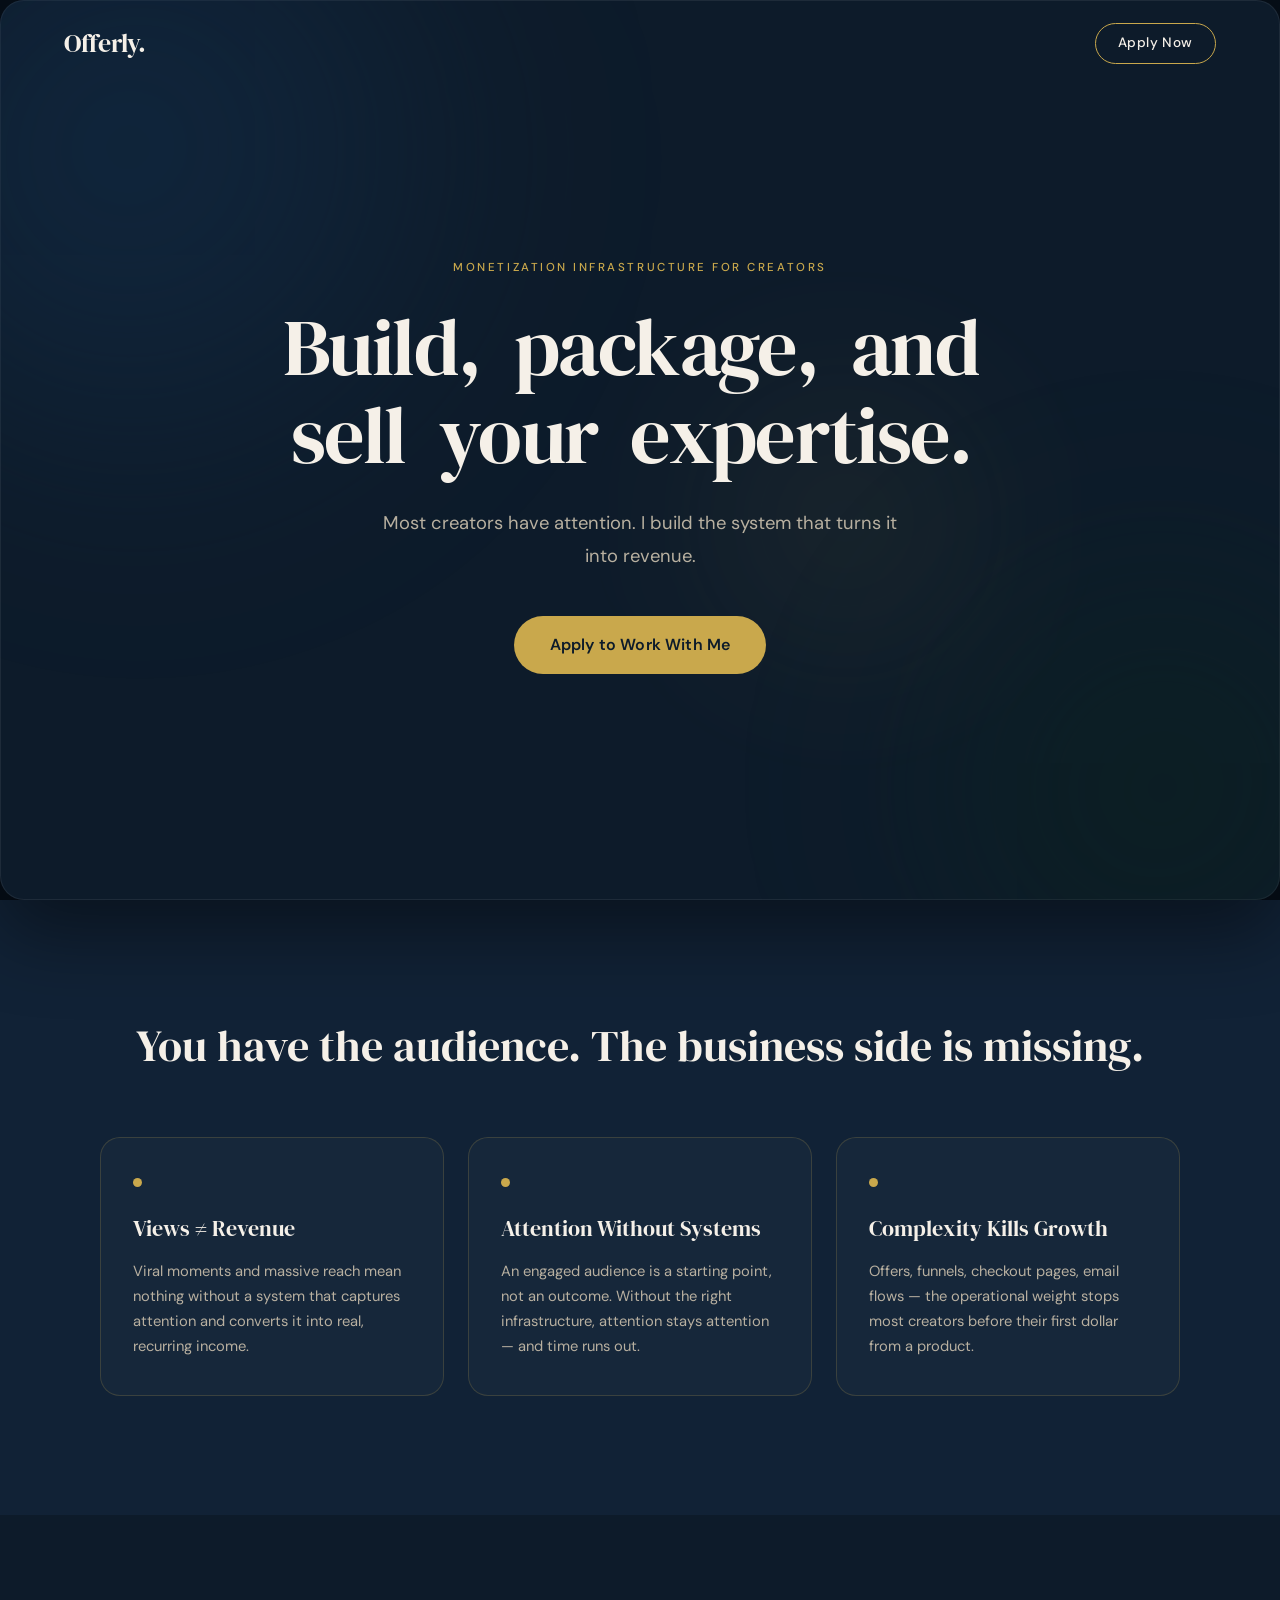
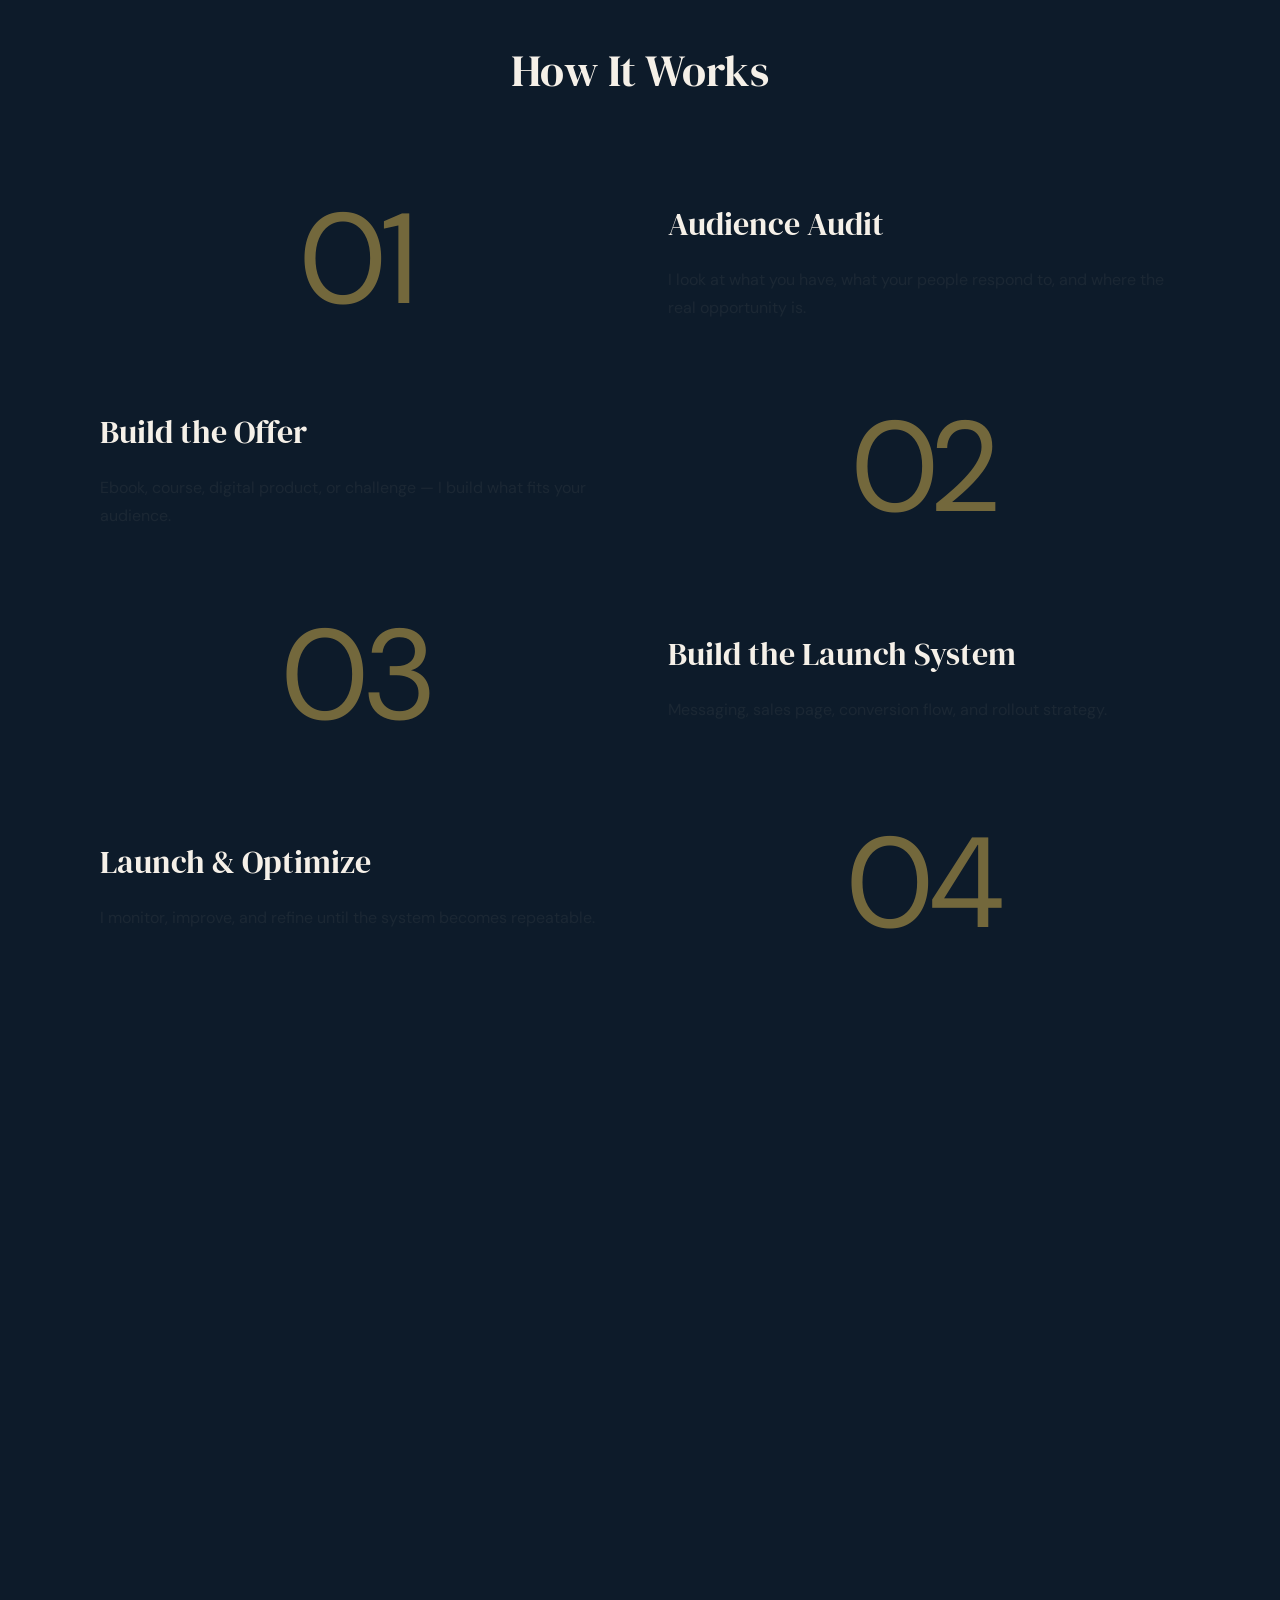
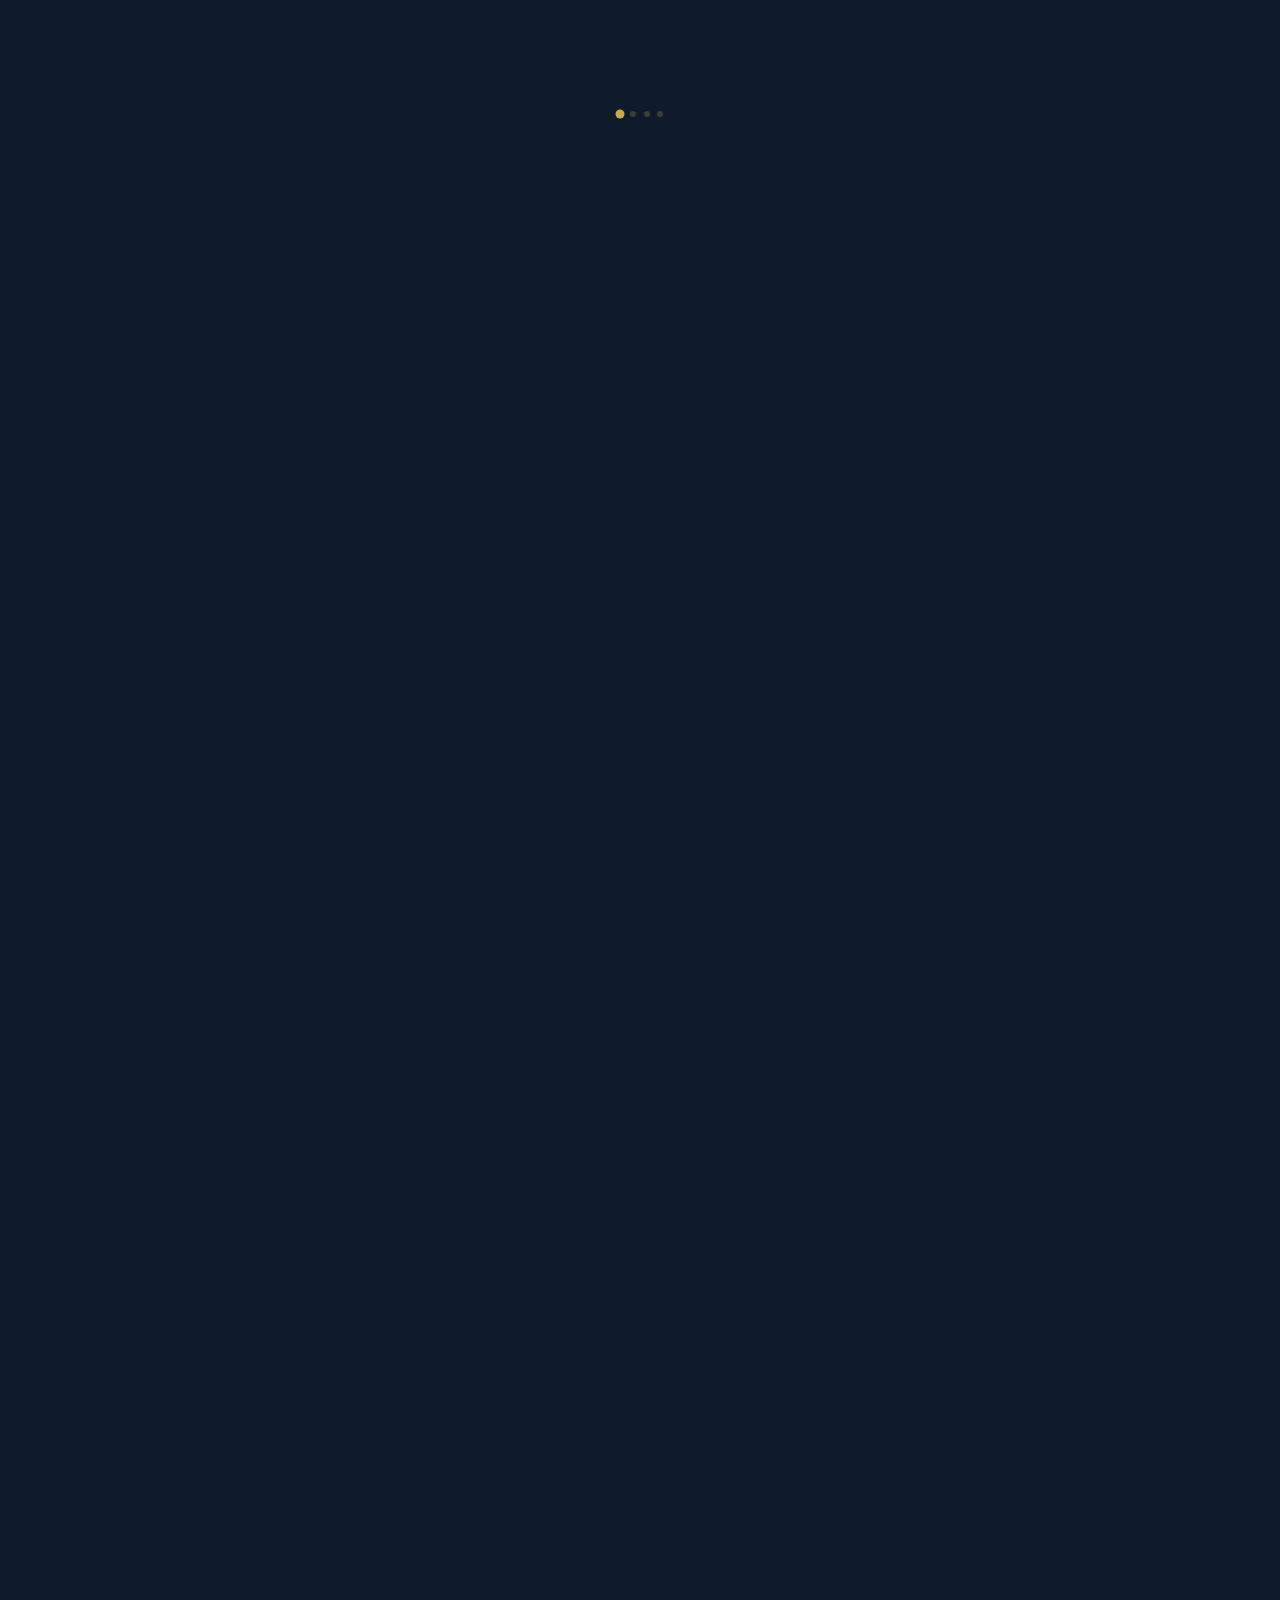
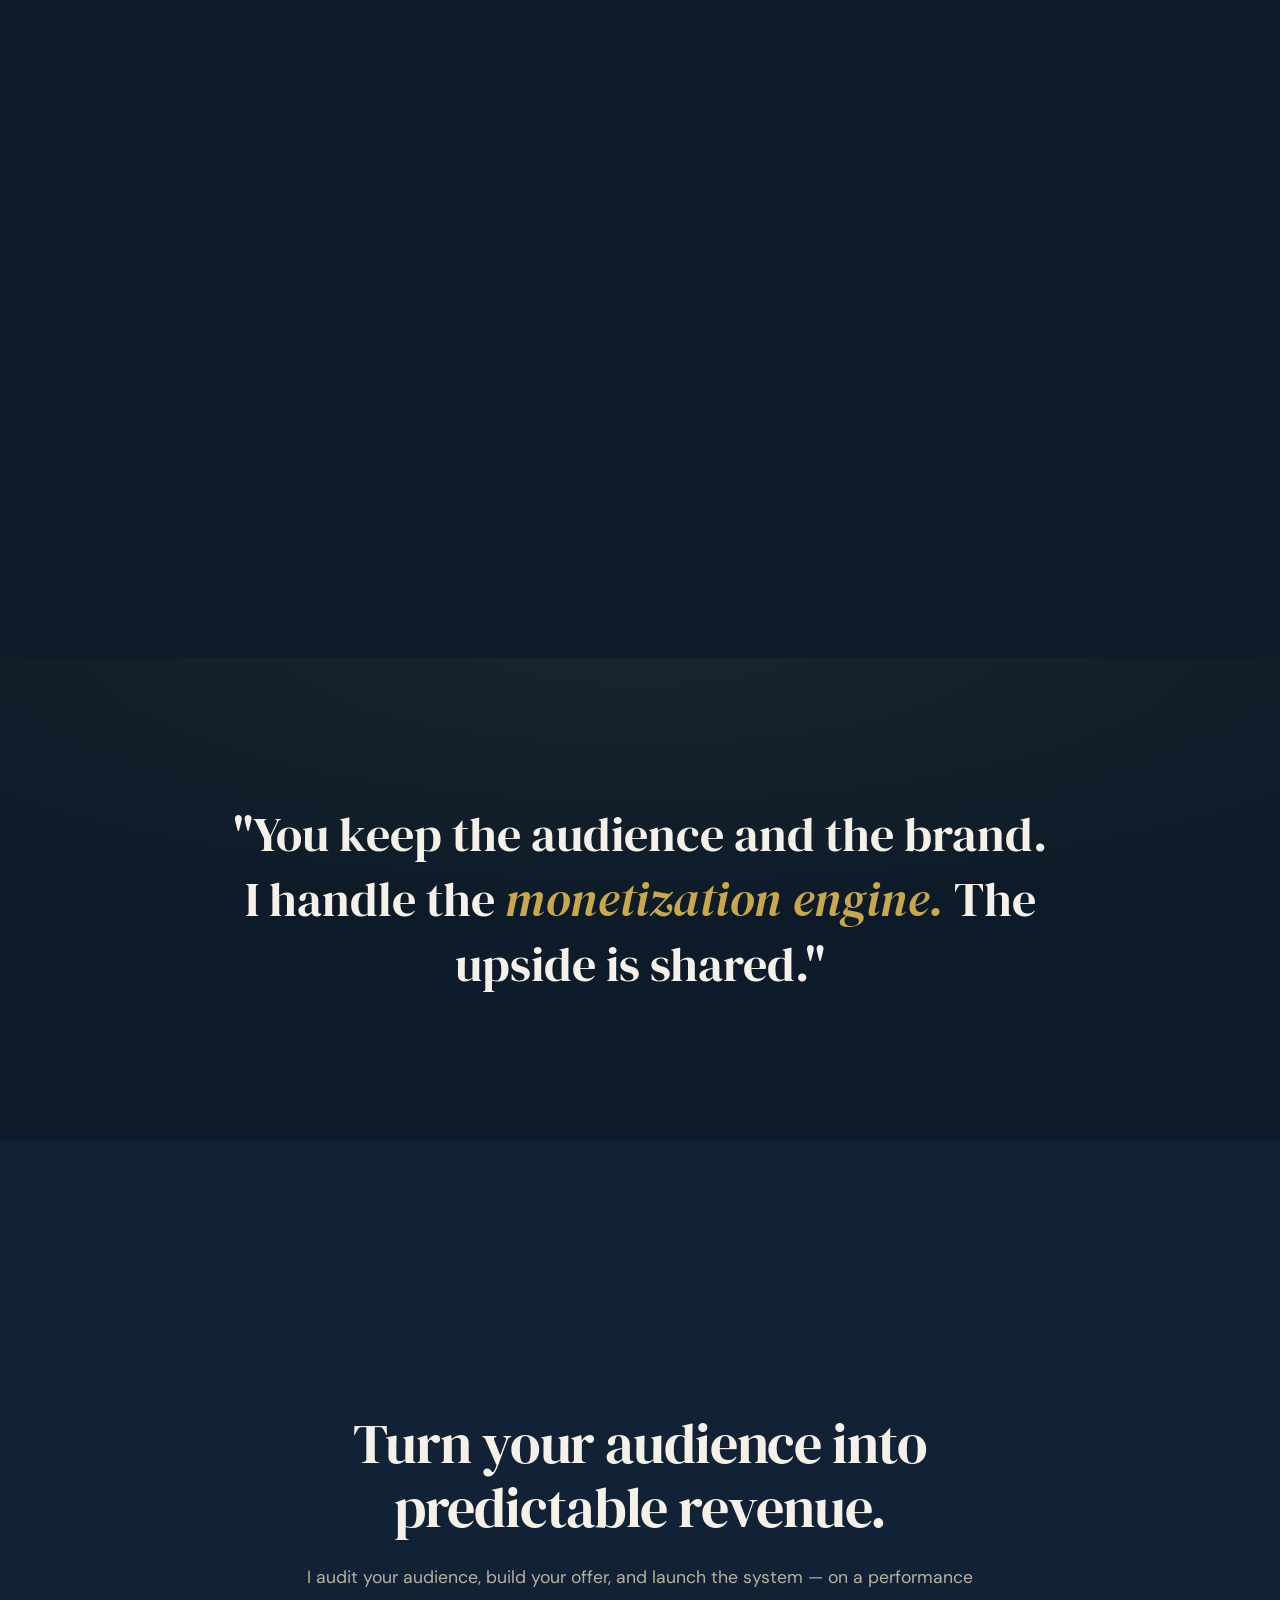
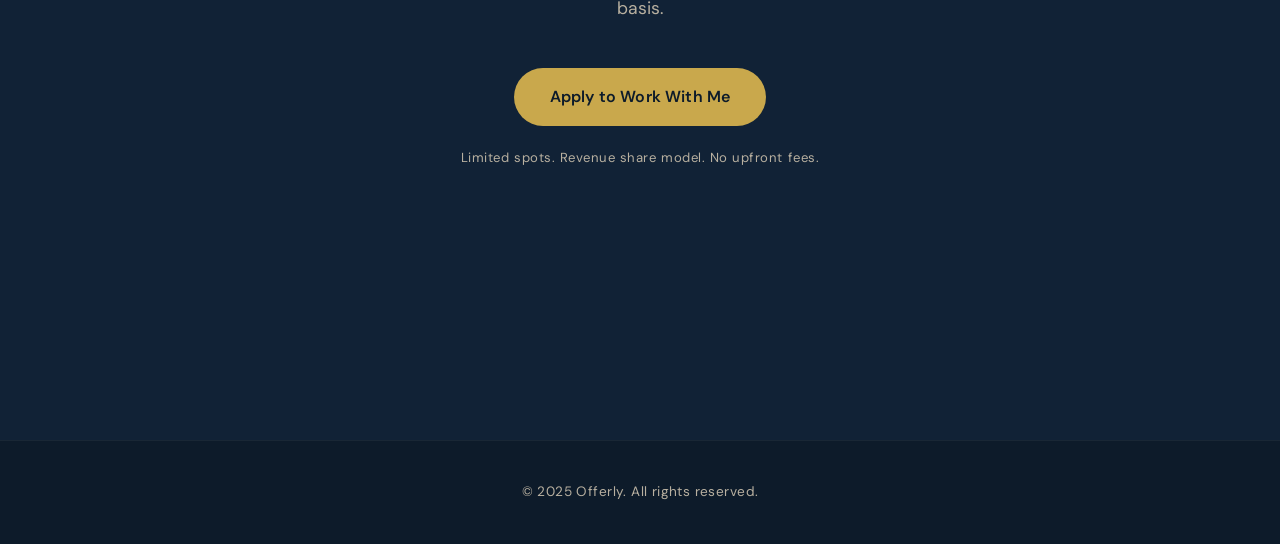
<file: index.html>
<!DOCTYPE html>
<html lang="en">
<head>
  <meta charset="UTF-8">
  <meta name="viewport" content="width=device-width, initial-scale=1.0">
  <title>Offerly — Monetization Infrastructure for Creators</title>
  <link rel="preconnect" href="https://fonts.googleapis.com">
  <link rel="preconnect" href="https://fonts.gstatic.com" crossorigin>
  <link href="https://fonts.googleapis.com/css2?family=DM+Serif+Display:ital@0;1&family=DM+Sans:ital,opsz,wght@0,9..40,300;0,9..40,400;0,9..40,500;0,9..40,600;1,9..40,300&display=swap" rel="stylesheet">
  <link href="https://assets.calendly.com/assets/external/widget.css" rel="stylesheet">
  <script src="https://assets.calendly.com/assets/external/widget.js" type="text/javascript" async></script>

  <style>
    /* ━━━━━━━━━━━━━━━━━━━━━━━━━━━━━━━━━━━━━
       DESIGN TOKENS
    ━━━━━━━━━━━━━━━━━━━━━━━━━━━━━━━━━━━━━ */
    :root {
      --bg:          #0d1b2a;
      --bg-2:        #112236;
      --cream:       #f5f0e8;
      --cream-muted: #b8b0a0;
      --gold:        #c9a84c;
      --white:       #ffffff;
      --ease:        cubic-bezier(0.22, 1, 0.36, 1);
    }

    /* ━━━━━━━━━━━━━━━━━━━━━━━━━━━━━━━━━━━━━
       RESET & BASE
    ━━━━━━━━━━━━━━━━━━━━━━━━━━━━━━━━━━━━━ */
    *, *::before, *::after { box-sizing: border-box; margin: 0; padding: 0; }

    html { scroll-behavior: smooth; font-size: 16px; }

    body {
      background: #060e18;
      color: var(--cream);
      font-family: 'DM Sans', sans-serif;
      line-height: 1.65;
      overflow-x: hidden;
    }

    h1, h2, h3, h4, blockquote { font-family: 'DM Serif Display', serif; font-weight: 400; }

    a { text-decoration: none; }

    /* ━━━━━━━━━━━━━━━━━━━━━━━━━━━━━━━━━━━━━
       NAV
    ━━━━━━━━━━━━━━━━━━━━━━━━━━━━━━━━━━━━━ */
    nav {
      position: fixed;
      inset: 0 0 auto 0;
      z-index: 200;
      display: flex;
      align-items: center;
      justify-content: space-between;
      padding: 1.35rem 5vw;
      transition: background 0.45s var(--ease), backdrop-filter 0.45s var(--ease);
    }

    nav.scrolled {
      background: rgba(13, 27, 42, 0.82);
      backdrop-filter: blur(20px);
      -webkit-backdrop-filter: blur(20px);
      border-bottom: 1px solid rgba(255,255,255,0.04);
    }

    .nav-wordmark {
      font-family: 'DM Serif Display', serif;
      font-size: 1.65rem;
      color: var(--cream);
      letter-spacing: -0.01em;
    }

    .nav-pill {
      display: inline-block;
      padding: 0.5rem 1.4rem;
      border: 1.5px solid var(--gold);
      border-radius: 100px;
      color: var(--cream);
      font-family: 'DM Sans', sans-serif;
      font-size: 0.85rem;
      font-weight: 500;
      letter-spacing: 0.03em;
      transition: background 0.3s var(--ease), color 0.3s var(--ease),
                  transform 0.3s var(--ease), box-shadow 0.3s var(--ease);
    }

    .nav-pill:hover {
      background: var(--gold);
      color: var(--bg);
      transform: scale(1.04);
      box-shadow: 0 4px 20px rgba(201,168,76,0.3);
    }

    /* ━━━━━━━━━━━━━━━━━━━━━━━━━━━━━━━━━━━━━
       SHARED UTILITIES
    ━━━━━━━━━━━━━━━━━━━━━━━━━━━━━━━━━━━━━ */
    .container { max-width: 1080px; margin: 0 auto; }

    section { padding: 7.5rem 5vw; }

    .btn-gold {
      display: inline-block;
      background: var(--gold);
      color: var(--bg);
      font-family: 'DM Sans', sans-serif;
      font-size: 1rem;
      font-weight: 600;
      padding: 1rem 2.25rem;
      border-radius: 100px;
      letter-spacing: 0.01em;
      border: none;
      cursor: pointer;
      transition: transform 0.35s var(--ease), box-shadow 0.35s var(--ease);
    }

    .btn-gold:hover {
      transform: scale(1.06);
      box-shadow: 0 10px 38px rgba(201,168,76,0.4);
    }

    /* Clip-path heading reveal */
    .heading-reveal { overflow: hidden; }

    .heading-reveal .hr-inner {
      display: block;
      clip-path: inset(0 100% 0 0);
      will-change: clip-path;
      transition: clip-path 1s var(--ease);
    }

    .heading-reveal.is-visible .hr-inner { clip-path: inset(0 0% 0 0); }

    /* ━━━━━━━━━━━━━━━━━━━━━━━━━━━━━━━━━━━━━
       HERO
    ━━━━━━━━━━━━━━━━━━━━━━━━━━━━━━━━━━━━━ */
    #hero {
      position: relative;
      min-height: 100vh;
      display: flex;
      align-items: center;
      justify-content: center;
      text-align: center;
      padding: 9rem 5vw 7rem;
      overflow: hidden;
      background: var(--bg);
      border-radius: 24px;
      box-shadow:
        inset 0 0 0 1px rgba(255,255,255,0.07),
        0 24px 72px rgba(0,0,0,0.55);
    }

    .orb-field {
      position: absolute;
      inset: 0;
      pointer-events: none;
      z-index: 0;
    }

    .orb {
      position: absolute;
      border-radius: 50%;
      filter: blur(90px);
    }

    .orb-a {
      width: 55vw; height: 55vw;
      background: radial-gradient(circle at 40% 40%, #163352 0%, transparent 70%);
      top: -15%; left: -12%;
      opacity: 0.55;
      animation: driftA 20s ease-in-out infinite alternate;
    }

    .orb-b {
      width: 42vw; height: 42vw;
      background: radial-gradient(circle at 60% 60%, #0c2818 0%, transparent 70%);
      bottom: -12%; right: -8%;
      opacity: 0.45;
      animation: driftB 25s ease-in-out infinite alternate;
    }

    .orb-c {
      width: 28vw; height: 28vw;
      background: radial-gradient(circle at 50% 50%, rgba(201,168,76,0.18) 0%, transparent 70%);
      top: 38%; left: 52%;
      opacity: 0.7;
      animation: driftC 17s ease-in-out infinite alternate;
    }

    @keyframes driftA {
      from { transform: translate(0, 0) scale(1); }
      to   { transform: translate(7vw, 8vh) scale(1.14); }
    }
    @keyframes driftB {
      from { transform: translate(0, 0) scale(1); }
      to   { transform: translate(-6vw, -9vh) scale(1.1); }
    }
    @keyframes driftC {
      from { transform: translate(0, 0) scale(1); }
      to   { transform: translate(-5vw, 7vh) scale(1.22); }
    }

    .hero-inner {
      position: relative;
      z-index: 1;
      max-width: 860px;
    }

    .hero-eyebrow {
      display: block;
      font-family: 'DM Sans', sans-serif;
      font-size: 0.72rem;
      font-weight: 500;
      letter-spacing: 0.22em;
      text-transform: uppercase;
      color: var(--gold);
      margin-bottom: 1.6rem;
      opacity: 0;
      animation: riseIn 0.9s var(--ease) 0.35s both;
    }

    .hero-h1 {
      font-size: clamp(2.6rem, 6.5vw, 5rem);
      color: var(--cream);
      line-height: 1.1;
      margin-bottom: 1.8rem;
      letter-spacing: -0.02em;
    }

    .hero-h1 .w {
      display: inline-block;
      opacity: 0;
      transform: translateY(32px);
      will-change: opacity, transform;
      margin-right: 0.22em;
    }

    .hero-sub {
      font-size: clamp(1rem, 1.8vw, 1.15rem);
      color: var(--cream-muted);
      max-width: 520px;
      margin: 0 auto 2.75rem;
      line-height: 1.75;
      opacity: 0;
      animation: riseIn 0.9s var(--ease) 1.4s both;
    }

    .hero-cta {
      opacity: 0;
      animation: riseIn 0.9s var(--ease) 1.7s both;
    }

    @keyframes riseIn {
      from { opacity: 0; transform: translateY(24px); }
      to   { opacity: 1; transform: translateY(0); }
    }

    /* ━━━━━━━━━━━━━━━━━━━━━━━━━━━━━━━━━━━━━
       PROBLEM
    ━━━━━━━━━━━━━━━━━━━━━━━━━━━━━━━━━━━━━ */
    #problem { background: var(--bg-2); }

    #problem .sec-head {
      font-size: clamp(1.8rem, 3.5vw, 2.75rem);
      color: var(--cream);
      text-align: center;
      margin-bottom: 4rem;
      line-height: 1.2;
    }

    .cards {
      display: grid;
      grid-template-columns: repeat(3, 1fr);
      gap: 1.5rem;
    }

    .card {
      background: rgba(255,255,255,0.025);
      border: 1px solid rgba(201,168,76,0.2);
      border-radius: 20px;
      padding: 2.5rem 2rem 2.25rem;
      opacity: 0;
      transform: translateY(44px);
      will-change: opacity, transform;
      transition: opacity 0.75s var(--ease), transform 0.75s var(--ease);
    }

    .card.is-visible { opacity: 1; transform: translateY(0); }
    .card:nth-child(2) { transition-delay: 0.14s; }
    .card:nth-child(3) { transition-delay: 0.28s; }

    .card-dot {
      width: 9px; height: 9px;
      border-radius: 50%;
      background: var(--gold);
      margin-bottom: 1.5rem;
    }

    .card h3 {
      font-size: 1.35rem;
      color: var(--cream);
      margin-bottom: 0.75rem;
    }

    .card p {
      font-size: 0.92rem;
      color: var(--cream-muted);
      line-height: 1.7;
    }

    /* ━━━━━━━━━━━━━━━━━━━━━━━━━━━━━━━━━━━━━
       HOW IT WORKS
    ━━━━━━━━━━━━━━━━━━━━━━━━━━━━━━━━━━━━━ */
    #how { background: var(--bg); }

    #how .sec-head {
      font-size: clamp(1.8rem, 3.5vw, 2.75rem);
      color: var(--cream);
      text-align: center;
      margin-bottom: 5.5rem;
    }

    .steps { display: flex; flex-direction: column; gap: 5rem; }

    .step {
      display: grid;
      grid-template-columns: 1fr 1fr;
      gap: 3.5rem;
      align-items: center;
      opacity: 0;
      will-change: opacity, transform;
      transition: opacity 0.75s var(--ease), transform 0.75s var(--ease);
    }

    .step.from-left  { transform: translateX(-64px); }
    .step.from-right { transform: translateX(64px); }
    .step.is-visible { opacity: 1; transform: translateX(0); }

    .step:nth-child(even) .step-num-col  { order: 2; }
    .step:nth-child(even) .step-text-col { order: 1; }

    .step-num {
      font-size: clamp(5rem, 10vw, 8.5rem);
      color: var(--gold);
      opacity: 0.55;
      line-height: 1;
      text-align: center;
      letter-spacing: -0.03em;
    }

    .step-title {
      font-size: clamp(1.5rem, 2.5vw, 2rem);
      color: var(--cream);
      margin-bottom: 1rem;
    }

    .step-body {
      font-size: 1rem;
      color: var(--cream-muted);
      line-height: 1.75;
    }

    /* ScrollFadeText words */
    .sft-word {
      display: inline;
      opacity: 0.08;
      transition: opacity 0.1s ease;
      will-change: opacity;
    }

    /* ━━━━━━━━━━━━━━━━━━━━━━━━━━━━━━━━━━━━━
       REVENUE — SCROLL CARD STACK
    ━━━━━━━━━━━━━━━━━━━━━━━━━━━━━━━━━━━━━ */
    #revenue {
      padding: 0;
      position: relative;
      background: var(--bg);
    }

    .revenue-sticky {
      position: sticky;
      top: 0;
      height: 100vh;
      display: flex;
      flex-direction: column;
      align-items: center;
      justify-content: center;
      gap: 2rem;
    }

    .rev-stack {
      position: relative;
      width: min(580px, 88vw);
      height: min(360px, 58vh);
    }

    .rev-card {
      position: absolute;
      inset: 0;
      background: linear-gradient(150deg, var(--bg-2) 0%, #0c1b2b 100%);
      border: 1px solid rgba(201,168,76,0.18);
      border-radius: 24px;
      padding: clamp(2rem, 4vw, 3rem);
      display: flex;
      flex-direction: column;
      will-change: transform, opacity;
      overflow: hidden;
    }

    .rev-card::before {
      content: '';
      position: absolute;
      top: 0; left: 2rem; right: 2rem;
      height: 1px;
      background: linear-gradient(90deg, transparent, rgba(201,168,76,0.45), transparent);
    }

    .rev-card-eyebrow {
      font-family: 'DM Sans', sans-serif;
      font-size: 0.7rem;
      font-weight: 500;
      letter-spacing: 0.2em;
      text-transform: uppercase;
      color: var(--gold);
      margin-bottom: 1.2rem;
    }

    .rev-card-title {
      font-family: 'DM Serif Display', serif;
      font-size: clamp(1.7rem, 3.8vw, 2.5rem);
      color: var(--cream);
      line-height: 1.12;
      margin-bottom: 1.1rem;
      font-weight: 400;
      letter-spacing: -0.02em;
    }

    .rev-card-body {
      font-size: 0.97rem;
      color: var(--cream-muted);
      line-height: 1.75;
      flex: 1;
    }

    /* Progress dots */
    .rev-dots {
      display: flex;
      gap: 0.45rem;
      align-items: center;
    }

    .rev-dot {
      width: 6px; height: 6px;
      border-radius: 50%;
      background: rgba(201,168,76,0.25);
      transition: background 0.35s ease, transform 0.35s ease;
    }

    .rev-dot.active {
      background: var(--gold);
      transform: scale(1.5);
    }

    /* ━━━━━━━━━━━━━━━━━━━━━━━━━━━━━━━━━━━━━
       WHY IT WORKS — PARALLAX PULL QUOTE
    ━━━━━━━━━━━━━━━━━━━━━━━━━━━━━━━━━━━━━ */
    #why {
      background: var(--bg);
      text-align: center;
      position: relative;
      overflow: hidden;
      padding: 9rem 5vw;
    }

    .why-bg {
      position: absolute;
      inset: -40%;
      background: radial-gradient(ellipse 70% 55% at 50% 50%, rgba(201,168,76,0.07) 0%, transparent 65%);
      will-change: transform;
      pointer-events: none;
    }

    blockquote.pull-quote {
      position: relative;
      z-index: 1;
      font-size: clamp(1.6rem, 3.8vw, 3rem);
      color: var(--cream);
      line-height: 1.35;
      max-width: 820px;
      margin: 0 auto;
      opacity: 0;
      transform: translateY(32px);
      will-change: opacity, transform;
      transition: opacity 1s var(--ease), transform 1s var(--ease);
    }

    blockquote.pull-quote.is-visible { opacity: 1; transform: translateY(0); }

    blockquote.pull-quote em {
      color: var(--gold);
      font-style: italic;
    }

    /* ━━━━━━━━━━━━━━━━━━━━━━━━━━━━━━━━━━━━━
       APPLY CTA
    ━━━━━━━━━━━━━━━━━━━━━━━━━━━━━━━━━━━━━ */
    #apply {
      background: var(--bg-2);
      min-height: 100vh;
      display: flex;
      align-items: center;
      justify-content: center;
      text-align: center;
      padding: 8rem 5vw;
    }

    .apply-inner {
      max-width: 680px;
      opacity: 0;
      transform: translateY(40px);
      will-change: opacity, transform;
      transition: opacity 0.95s var(--ease), transform 0.95s var(--ease);
    }

    .apply-inner.is-visible { opacity: 1; transform: translateY(0); }

    .apply-inner h2 {
      font-size: clamp(2rem, 5vw, 3.5rem);
      color: var(--cream);
      line-height: 1.15;
      letter-spacing: -0.02em;
      margin-bottom: 1.35rem;
    }

    .apply-inner p {
      font-size: clamp(0.95rem, 1.7vw, 1.1rem);
      color: var(--cream-muted);
      margin-bottom: 2.75rem;
      line-height: 1.75;
    }

    .apply-note {
      display: block;
      margin-top: 1.3rem;
      font-size: 0.82rem;
      color: var(--cream-muted);
      letter-spacing: 0.04em;
    }

    /* ━━━━━━━━━━━━━━━━━━━━━━━━━━━━━━━━━━━━━
       FOOTER
    ━━━━━━━━━━━━━━━━━━━━━━━━━━━━━━━━━━━━━ */
    footer {
      background: var(--bg);
      padding: 2.5rem 5vw;
      text-align: center;
      border-top: 1px solid rgba(255,255,255,0.05);
    }

    footer p {
      font-size: 0.85rem;
      color: var(--cream-muted);
      letter-spacing: 0.03em;
    }

    /* ━━━━━━━━━━━━━━━━━━━━━━━━━━━━━━━━━━━━━
       MOBILE
    ━━━━━━━━━━━━━━━━━━━━━━━━━━━━━━━━━━━━━ */
    @media (max-width: 768px) {
      section { padding: 5.5rem 6vw; }

      .cards { grid-template-columns: 1fr; gap: 1.2rem; }

      .steps { gap: 3.5rem; }

      .step {
        grid-template-columns: 1fr;
        gap: 1.25rem;
      }

      .step:nth-child(even) .step-num-col  { order: 0; }
      .step:nth-child(even) .step-text-col { order: 0; }

      .step-num { text-align: left; font-size: 5rem; }

      /* Revenue stack — smaller card on mobile */
      .rev-stack { height: min(400px, 62vh); }

      #how .sec-head { margin-bottom: 3.5rem; }
    }

    /* ━━━━━━━━━━━━━━━━━━━━━━━━━━━━━━━━━━━━━
       REDUCED MOTION
    ━━━━━━━━━━━━━━━━━━━━━━━━━━━━━━━━━━━━━ */
    @media (prefers-reduced-motion: reduce) {
      .orb-a, .orb-b, .orb-c { animation: none; }

      .hero-eyebrow,
      .hero-sub,
      .hero-cta,
      .hero-h1 .w {
        opacity: 1;
        transform: none;
        animation: none;
      }

      .heading-reveal .hr-inner { clip-path: none; transition: none; }

      .card,
      .step,
      blockquote.pull-quote,
      .apply-inner {
        opacity: 1;
        transform: none;
        transition: none;
      }

      /* Revenue stack — static fallback */
      #revenue { height: auto !important; padding: 5.5rem 6vw; }
      .revenue-sticky { position: static; height: auto; gap: 2rem; }
      .rev-stack { position: static; height: auto; display: flex; flex-direction: column; gap: 1.25rem; }
      .rev-card  { position: static; opacity: 1 !important; transform: none !important; }
      .rev-dots  { display: none; }

      .sft-word { opacity: 1 !important; transition: none; }

      #hero { border-radius: 0; box-shadow: none; }
    }
  </style>
</head>
<body>

  <!-- NAV -->
  <nav id="site-nav" role="navigation" aria-label="Main navigation">
    <span class="nav-wordmark">Offerly.</span>
    <a href="" onclick="Calendly.initPopupWidget({url:'https://calendly.com/michael-rodriguez-theofferly/15-minute-meeting'});return false;" class="nav-pill">Apply Now</a>
  </nav>

  <!-- HERO -->
  <section id="hero" aria-label="Hero">
    <div class="orb-field" aria-hidden="true">
      <div class="orb orb-a"></div>
      <div class="orb orb-b"></div>
      <div class="orb orb-c"></div>
    </div>
    <div class="hero-inner">
      <span class="hero-eyebrow">Monetization Infrastructure for Creators</span>
      <h1 class="hero-h1" id="hero-h1" aria-label="Build, package, and sell your expertise.">
        Build, package, and sell your expertise.
      </h1>
      <p class="hero-sub">
        Most creators have attention. I build the system that turns it into revenue.
      </p>
      <div class="hero-cta">
        <a href="" onclick="Calendly.initPopupWidget({url:'https://calendly.com/michael-rodriguez-theofferly/15-minute-meeting'});return false;" class="btn-gold">Apply to Work With Me</a>
      </div>
    </div>
  </section>

  <!-- PROBLEM -->
  <section id="problem" aria-labelledby="problem-heading">
    <div class="container">
      <h2 id="problem-heading" class="sec-head heading-reveal">
        <span class="hr-inner">You have the audience. The business side is missing.</span>
      </h2>
      <div class="cards" role="list">
        <article class="card" role="listitem">
          <div class="card-dot" aria-hidden="true"></div>
          <h3>Views ≠ Revenue</h3>
          <p>Viral moments and massive reach mean nothing without a system that captures attention and converts it into real, recurring income.</p>
        </article>
        <article class="card" role="listitem">
          <div class="card-dot" aria-hidden="true"></div>
          <h3>Attention Without Systems</h3>
          <p>An engaged audience is a starting point, not an outcome. Without the right infrastructure, attention stays attention — and time runs out.</p>
        </article>
        <article class="card" role="listitem">
          <div class="card-dot" aria-hidden="true"></div>
          <h3>Complexity Kills Growth</h3>
          <p>Offers, funnels, checkout pages, email flows — the operational weight stops most creators before their first dollar from a product.</p>
        </article>
      </div>
    </div>
  </section>

  <!-- HOW IT WORKS -->
  <section id="how" aria-labelledby="how-heading">
    <div class="container">
      <h2 id="how-heading" class="sec-head heading-reveal">
        <span class="hr-inner">How It Works</span>
      </h2>
      <div class="steps">

        <div class="step from-left">
          <div class="step-num-col" aria-hidden="true">
            <div class="step-num">01</div>
          </div>
          <div class="step-text-col">
            <h3 class="step-title">Audience Audit</h3>
            <p class="step-body">I look at what you have, what your people respond to, and where the real opportunity is.</p>
          </div>
        </div>

        <div class="step from-right">
          <div class="step-num-col" aria-hidden="true">
            <div class="step-num">02</div>
          </div>
          <div class="step-text-col">
            <h3 class="step-title">Build the Offer</h3>
            <p class="step-body">Ebook, course, digital product, or challenge — I build what fits your audience.</p>
          </div>
        </div>

        <div class="step from-left">
          <div class="step-num-col" aria-hidden="true">
            <div class="step-num">03</div>
          </div>
          <div class="step-text-col">
            <h3 class="step-title">Build the Launch System</h3>
            <p class="step-body">Messaging, sales page, conversion flow, and rollout strategy.</p>
          </div>
        </div>

        <div class="step from-right">
          <div class="step-num-col" aria-hidden="true">
            <div class="step-num">04</div>
          </div>
          <div class="step-text-col">
            <h3 class="step-title">Launch &amp; Optimize</h3>
            <p class="step-body">I monitor, improve, and refine until the system becomes repeatable.</p>
          </div>
        </div>

      </div>
    </div>
  </section>

  <!-- REVENUE — SCROLL CARD STACK -->
  <section id="revenue" aria-label="Revenue model">
    <div class="revenue-sticky">
      <div class="rev-stack" role="list">

        <div class="rev-card" role="listitem" data-rev-card>
          <div class="rev-card-eyebrow">The Model</div>
          <h2 class="rev-card-title">I only win<br>when you win.</h2>
          <p class="rev-card-body">No upfront fees. No retainers. I work on a revenue share model — I get paid from the income the system generates. Zero risk on your side.</p>
        </div>

        <div class="rev-card" role="listitem" data-rev-card>
          <div class="rev-card-eyebrow">01</div>
          <h3 class="rev-card-title">No Upfront Cost</h3>
          <p class="rev-card-body">You don't pay a cent to start. No agency fees, no setup costs, no contracts to sign. I invest my time and expertise in exchange for a share of what we build together.</p>
        </div>

        <div class="rev-card" role="listitem" data-rev-card>
          <div class="rev-card-eyebrow">02</div>
          <h3 class="rev-card-title">Revenue Share Only</h3>
          <p class="rev-card-body">My compensation comes entirely from the revenue the system generates. If it doesn't perform, I don't get paid. That's the only model that makes sense to me.</p>
        </div>

        <div class="rev-card" role="listitem" data-rev-card>
          <div class="rev-card-eyebrow">03</div>
          <h3 class="rev-card-title">Performance Aligned</h3>
          <p class="rev-card-body">Every decision I make — what to build, how to launch, how to optimize — is driven by the same goal as yours: maximum revenue from your audience.</p>
        </div>

      </div>

      <div class="rev-dots" aria-hidden="true">
        <div class="rev-dot active"></div>
        <div class="rev-dot"></div>
        <div class="rev-dot"></div>
        <div class="rev-dot"></div>
      </div>
    </div>
  </section>

  <!-- WHY IT WORKS -->
  <section id="why" aria-label="Our philosophy">
    <div class="why-bg" id="why-bg" aria-hidden="true"></div>
    <div class="container">
      <blockquote class="pull-quote">
        "You keep the audience and the brand. I handle the <em>monetization engine.</em> The upside is shared."
      </blockquote>
    </div>
  </section>

  <!-- APPLY CTA -->
  <section id="apply" aria-labelledby="apply-heading">
    <div class="apply-inner">
      <h2 id="apply-heading">Turn your audience into predictable revenue.</h2>
      <p>I audit your audience, build your offer, and launch the system — on a performance basis.</p>
      <a href="" onclick="Calendly.initPopupWidget({url:'https://calendly.com/michael-rodriguez-theofferly/15-minute-meeting'});return false;" class="btn-gold">Apply to Work With Me</a>
      <span class="apply-note">Limited spots. Revenue share model. No upfront fees.</span>
    </div>
  </section>

  <!-- FOOTER -->
  <footer>
    <p>© 2025 Offerly. All rights reserved.</p>
  </footer>

  <script>
    (function () {
      'use strict';

      const EASE    = 'cubic-bezier(0.22, 1, 0.36, 1)';
      const reduced = window.matchMedia('(prefers-reduced-motion: reduce)').matches;

      /* ── Nav scroll blur ── */
      const nav = document.getElementById('site-nav');
      window.addEventListener('scroll', () => {
        nav.classList.toggle('scrolled', window.scrollY > 60);
      }, { passive: true });

      /* ── Hero H1 word-by-word ── */
      if (!reduced) {
        const h1   = document.getElementById('hero-h1');
        const words = h1.textContent.trim().split(/\s+/);

        const kf = document.createElement('style');
        kf.textContent = '@keyframes wRise{from{opacity:0;transform:translateY(32px)}to{opacity:1;transform:translateY(0)}}';
        document.head.appendChild(kf);

        h1.innerHTML = words.map((word, i) => {
          const delay = (0.55 + i * 0.1).toFixed(2);
          return `<span class="w" style="animation:wRise 0.75s ${EASE} ${delay}s both">${word}</span>`;
        }).join(' ');
      }

      /* ── IntersectionObserver scroll reveals ── */
      function watchAll(selector, threshold) {
        const obs = new IntersectionObserver((entries) => {
          entries.forEach(entry => {
            if (entry.isIntersecting) {
              entry.target.classList.add('is-visible');
              obs.unobserve(entry.target);
            }
          });
        }, { threshold, rootMargin: '0px 0px -60px 0px' });

        document.querySelectorAll(selector).forEach(el => obs.observe(el));
      }

      watchAll('.heading-reveal', 0.2);
      watchAll('.card',           0.15);
      watchAll('.step',           0.15);
      watchAll('.pull-quote',     0.25);
      watchAll('.apply-inner',    0.2);

      /* ── Scroll Card Stack — Revenue ── */
      if (!reduced) {
        const revSection = document.getElementById('revenue');
        const revCards   = Array.from(document.querySelectorAll('[data-rev-card]'));
        const revDots    = Array.from(document.querySelectorAll('.rev-dot'));
        const N          = revCards.length;
        const VH         = window.innerHeight;
        const PER_CARD   = Math.round(VH * 0.7); // scroll px per card transition

        // Extend section height so each card gets its own scroll zone
        revSection.style.height = `calc(100vh + ${(N - 1) * PER_CARD}px)`;

        // Set initial state: all cards off-screen except card 0
        revCards.forEach((card, i) => {
          card.style.transform = i === 0 ? 'translateY(0px) scale(1)' : `translateY(${VH}px) scale(1)`;
          card.style.opacity   = i === 0 ? '1' : '0';
          card.style.zIndex    = i + 10;
        });

        let rafRev = false;

        function updateRevStack() {
          const scrolledIn = -(revSection.getBoundingClientRect().top);

          // Which card is the "topmost" active card
          let currentIdx = 0;
          for (let i = 0; i < N; i++) {
            if (scrolledIn >= i * PER_CARD) currentIdx = i;
          }

          revDots.forEach((d, i) => d.classList.toggle('active', i === currentIdx));

          revCards.forEach((card, i) => {
            const raw = (scrolledIn - i * PER_CARD) / PER_CARD; // −∞..+∞

            let ty, sc, op;

            if (raw < 0) {
              // Card not yet reached — parked below
              ty = VH;
              sc = 1;
              op = 0;
            } else if (raw <= 1) {
              // Card entering — cubic ease-out slide up
              const e = 1 - Math.pow(1 - raw, 3);
              ty = VH * (1 - e);
              sc = 1;
              op = Math.min(raw * 6, 1);
            } else {
              // Card stacked behind newer cards
              const depth = currentIdx - i;
              ty = -(depth * 16);
              sc = 1 - depth * 0.04;
              op = Math.max(0.35, 1 - depth * 0.18);
            }

            card.style.transform = `translateY(${ty.toFixed(1)}px) scale(${sc.toFixed(4)})`;
            card.style.opacity   = op.toFixed(3);
            card.style.zIndex    = i + 10;
          });

          rafRev = false;
        }

        window.addEventListener('scroll', () => {
          if (!rafRev) { rafRev = true; requestAnimationFrame(updateRevStack); }
        }, { passive: true });

        updateRevStack();
      }

      /* ── RadiusOnScroll — Hero ── */
      if (!reduced) {
        const hero       = document.getElementById('hero');
        const RADIUS_MAX = 24;   // px — starting corner size
        const SCROLL_END = 260;  // px of scroll to complete the collapse
        let rafHero      = false;

        function updateHeroRadius() {
          const raw    = Math.min(window.scrollY / SCROLL_END, 1);
          // ease-in-out quad
          const t      = raw < 0.5 ? 2 * raw * raw : -1 + (4 - 2 * raw) * raw;
          const radius = (RADIUS_MAX * (1 - t)).toFixed(2);
          const ring   = (0.07 * (1 - t)).toFixed(4);
          const shadow = (0.45 * (1 - t)).toFixed(4);

          hero.style.borderRadius = `${radius}px`;
          hero.style.boxShadow    =
            `inset 0 0 0 1px rgba(255,255,255,${ring}),` +
            `0 32px 80px rgba(0,0,0,${shadow})`;

          rafHero = false;
        }

        window.addEventListener('scroll', () => {
          if (!rafHero) { rafHero = true; requestAnimationFrame(updateHeroRadius); }
        }, { passive: true });

        updateHeroRadius();
      }

      /* ── ScrollFadeText — How It Works step bodies ── */
      if (!reduced) {
        document.querySelectorAll('#how .step-body').forEach(el => {
          const words = el.textContent.trim().split(/\s+/);
          el.innerHTML = words.map(w => `<span class="sft-word">${w}</span>`).join(' ');
        });

        const sftWords  = Array.from(document.querySelectorAll('.sft-word'));
        const READ_LINE = 0.6;   // fraction of vh — where words "become read"
        const FADE_SPAN = 0.32;  // fraction of vh — transition zone below read line
        let rafPending  = false;

        function updateSFT() {
          const vh        = window.innerHeight;
          const readPx    = vh * READ_LINE;
          const fadePx    = vh * FADE_SPAN;

          sftWords.forEach(word => {
            const top = word.getBoundingClientRect().top;
            let t;
            if      (top <= readPx - fadePx) { t = 1; }       // fully above — lit
            else if (top >= readPx)          { t = 0; }       // below line — dim
            else                             { t = (readPx - top) / fadePx; }

            word.style.opacity = (0.08 + t * 0.92).toFixed(3);
          });

          rafPending = false;
        }

        window.addEventListener('scroll', () => {
          if (!rafPending) { rafPending = true; requestAnimationFrame(updateSFT); }
        }, { passive: true });

        updateSFT();
      }

      /* ── Parallax — Why section ── */
      if (!reduced) {
        const whySection = document.getElementById('why');
        const whyBg      = document.getElementById('why-bg');

        window.addEventListener('scroll', () => {
          const rect     = whySection.getBoundingClientRect();
          const progress = 1 - (rect.top + rect.height) / (window.innerHeight + rect.height);
          whyBg.style.transform = `translateY(${((progress - 0.5) * 70).toFixed(1)}px)`;
        }, { passive: true });
      }

    })();
  </script>
</body>
</html>
</file>
